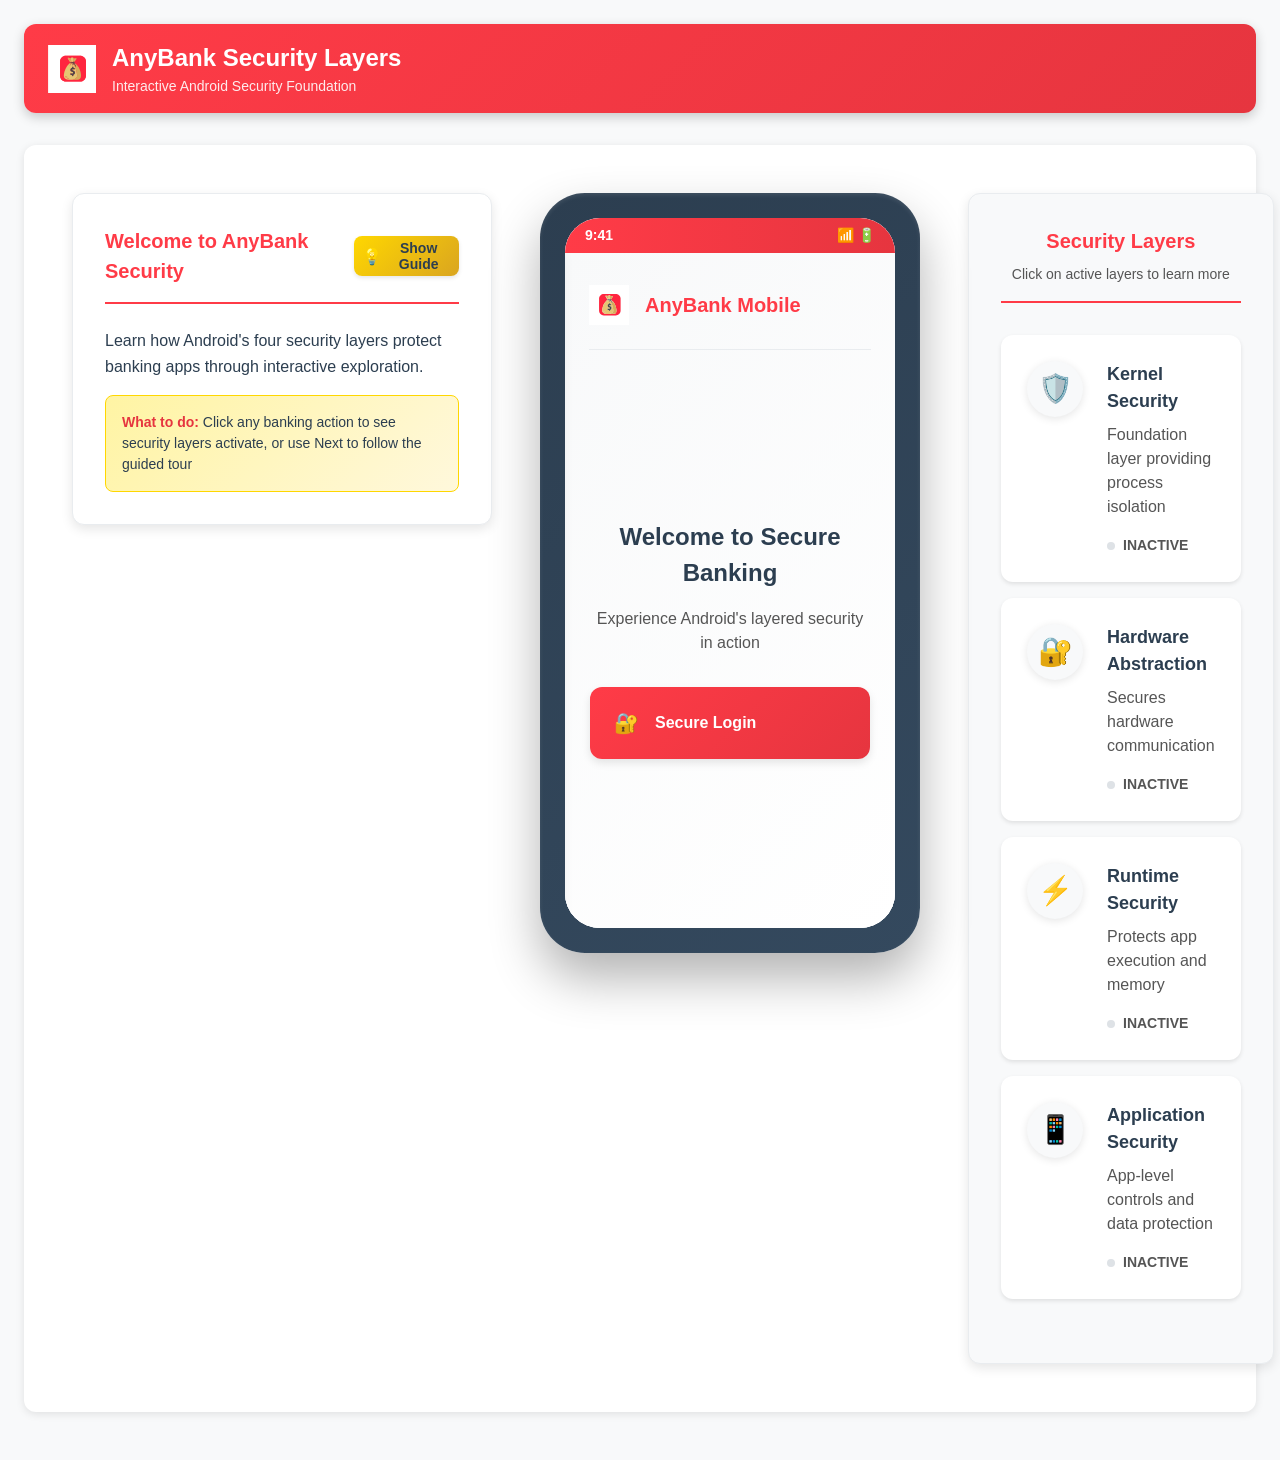
<file: security-layers/index.html>
<!DOCTYPE html>
<html lang="en">
<head>
    <meta charset="UTF-8">
    <meta name="viewport" content="width=device-width, initial-scale=1.0">
    <title>Security Layer Visualization - AnyBank Security</title>
    <link rel="stylesheet" href="styles/main.css">
    <link rel="stylesheet" href="styles/animations.css">
</head>
<body>
    <div class="learning-container">
        <header class="anybank-header">
            <img src="assets/anybank-icon.svg" alt="AnyBank" class="logo">
            <div>
                <h1 class="title">AnyBank Security Layers</h1>
                <p class="subtitle">Interactive Android Security Foundation</p>
            </div>
        </header>
        
        <main class="interaction-content">
            <!-- Welcome/Instructions Panel (Left) -->
            <div class="instruction-panel">
                <div class="instruction-header">
                    <h3 class="instruction-title">Welcome to AnyBank Security - UPDATED</h3>
                    <div class="instruction-controls">
                        <button class="help-toggle-btn" id="help-toggle-btn" aria-label="Toggle detailed guidance">
                            <span class="help-icon">💡</span>
                            <span class="help-text">Show Guide</span>
                        </button>
                    </div>
                </div>
                <div class="instruction-content">
                    <p class="instruction-description">Explore how Android's layered security protects your banking app. Click the Secure Login button to begin your authentic banking experience.</p>
                    <div class="instruction-details">
                        <h4>Android Security Foundation:</h4>
                        <ul>
                            <li>Four distinct security layers protect every banking operation</li>
                            <li>Each layer provides specific protection mechanisms</li>
                            <li>Layers work together to create defense in depth</li>
                            <li>AnyBank leverages all layers for maximum security</li>
                        </ul>
                    </div>
                    <div class="instruction-guidance">
                        <p><strong>What to do:</strong> Click Secure Login to authenticate, then explore banking functions from the dashboard, or use the Next button to continue the guided tour.</p>
                    </div>
                    
                    <!-- Enhanced Help Content (Initially Hidden) -->
                    <div class="detailed-help-content" id="detailed-help-content">
                        <div class="help-section">
                            <h4>🎯 How to Interact</h4>
                            <ul>
                                <li>Start with Secure Login to authenticate and access your account</li>
                                <li>After login, use dashboard actions (Check Balance, Transfer, History) to see security layers</li>
                                <li>Click on active security layer icons (🛡️ 🔐 ⚡ 📱) to learn about their mechanisms</li>
                                <li>Watch the right panel to see which layers are active</li>
                            </ul>
                        </div>
                        <div class="help-section">
                            <h4>🔍 What You'll Learn</h4>
                            <ul>
                                <li><strong>Kernel Security:</strong> Process isolation and access controls</li>
                                <li><strong>Hardware Security:</strong> Biometric and cryptographic protection</li>
                                <li><strong>Runtime Security:</strong> Memory protection and code integrity</li>
                                <li><strong>App Security:</strong> Data encryption and secure storage</li>
                            </ul>
                        </div>
                        <div class="help-section">
                            <h4>💡 Tips for Best Experience</h4>
                            <ul>
                                <li>Start with "Secure Login" to authenticate like a real banking app</li>
                                <li>After login, try different banking actions from the dashboard</li>
                                <li>Watch security layers reset and activate for each screen</li>
                                <li>Click on highlighted layer icons for detailed mechanism explanations</li>
                                <li>Use the guided tour for structured learning progression</li>
                            </ul>
                        </div>
                    </div>
                </div>
            </div>

            <!-- Mobile Phone Device (Center) -->
            <div class="phone-device">
                <div class="phone-frame">
                    <div class="phone-screen">
                        <div class="status-bar">
                            <span class="time">9:41</span>
                            <div class="status-icons">
                                <span>📶 🔋</span>
                            </div>
                        </div>
                        <div class="app-content">
                            <!-- AnyBank app content -->
                            <div class="banking-app-content">
                                <!-- Welcome Screen -->
                                <div class="app-screen active" id="welcome-screen">
                                    <div class="app-header">
                                        <img src="assets/anybank-icon.svg" alt="AnyBank" class="app-logo">
                                        <h2 class="app-title">AnyBank Mobile</h2>
                                    </div>
                                    <div class="app-body">
                                        <div class="welcome-message">
                                            <h3>Welcome to Secure Banking</h3>
                                            <p>Experience Android's layered security in action</p>
                                        </div>
                                        <div class="action-buttons">
                                            <button class="banking-action-btn primary" data-action="login" data-layers="kernel,hal,runtime,app" data-screen="login-screen">
                                                <span class="btn-icon">🔐</span>
                                                <span class="btn-text">Secure Login</span>
                                            </button>
                                        </div>
                                    </div>
                                </div>

                                <!-- Login Screen -->
                                <div class="app-screen" id="login-screen">
                                    <div class="app-header">
                                        <button class="back-btn" data-target="welcome-screen">← Back</button>
                                        <h2 class="app-title">Secure Login</h2>
                                    </div>
                                    <div class="app-body">
                                        <div class="login-form">
                                            <div class="security-indicator">
                                                <span class="security-icon">🛡️</span>
                                                <span class="security-text">Multi-layer security active</span>
                                            </div>
                                            <div class="form-group">
                                                <label for="username">Username</label>
                                                <input type="text" id="username" placeholder="Enter username" readonly value="demo_user">
                                            </div>
                                            <div class="form-group">
                                                <label for="password">Password</label>
                                                <input type="password" id="password" placeholder="Enter password" readonly value="••••••••">
                                            </div>
                                            <div class="authentication-options">
                                                <button class="auth-option-btn" data-action="biometric" data-screen="dashboard-screen">
                                                    <span class="btn-icon">👆</span>
                                                    <span class="btn-text">Use Fingerprint</span>
                                                </button>
                                                <div class="auth-divider">
                                                    <span class="divider-text">OR</span>
                                                </div>
                                                <button class="auth-option-btn" data-action="authenticate" data-screen="dashboard-screen">
                                                    <span class="btn-icon">🔑</span>
                                                    <span class="btn-text">Use Login/Password</span>
                                                </button>
                                            </div>
                                        </div>
                                    </div>
                                </div>

                                <!-- Dashboard Screen -->
                                <div class="app-screen" id="dashboard-screen">
                                    <div class="app-header">
                                        <img src="assets/anybank-icon.svg" alt="AnyBank" class="app-logo">
                                        <h2 class="app-title">Dashboard</h2>
                                        <button class="logout-btn" data-target="welcome-screen">Logout</button>
                                    </div>
                                    <div class="app-body">
                                        <div class="account-summary">
                                            <div class="balance-card">
                                                <h3>Account Balance</h3>
                                                <div class="balance-amount">$12,345.67</div>
                                                <div class="balance-subtitle">Available Balance</div>
                                            </div>
                                        </div>
                                        <div class="quick-actions">
                                            <button class="quick-action-btn" data-action="balance" data-screen="balance-screen">
                                                <span class="btn-icon">💰</span>
                                                <span class="btn-text">View Details</span>
                                            </button>
                                            <button class="quick-action-btn" data-action="transfer" data-screen="transfer-screen">
                                                <span class="btn-icon">💸</span>
                                                <span class="btn-text">Transfer</span>
                                            </button>
                                            <button class="quick-action-btn" data-action="history" data-screen="history-screen">
                                                <span class="btn-icon">📊</span>
                                                <span class="btn-text">History</span>
                                            </button>
                                        </div>
                                    </div>
                                </div>

                                <!-- Balance Screen -->
                                <div class="app-screen" id="balance-screen">
                                    <div class="app-header">
                                        <button class="back-btn" data-target="dashboard-screen">← Back</button>
                                        <h2 class="app-title">Account Balance</h2>
                                    </div>
                                    <div class="app-body">
                                        <div class="balance-details">
                                            <div class="balance-card primary">
                                                <h3>Checking Account</h3>
                                                <div class="balance-amount">$12,345.67</div>
                                                <div class="account-number">****1234</div>
                                            </div>
                                            <div class="balance-card">
                                                <h3>Savings Account</h3>
                                                <div class="balance-amount">$8,901.23</div>
                                                <div class="account-number">****5678</div>
                                            </div>
                                        </div>
                                        <div class="security-notice">
                                            <span class="security-icon">🔒</span>
                                            <span class="security-text">Data encrypted and protected by Android security layers</span>
                                        </div>
                                    </div>
                                </div>

                                <!-- Transfer Screen -->
                                <div class="app-screen" id="transfer-screen">
                                    <div class="app-header">
                                        <button class="back-btn" data-target="dashboard-screen">← Back</button>
                                        <h2 class="app-title">Transfer Funds</h2>
                                    </div>
                                    <div class="app-body">
                                        <div class="transfer-form">
                                            <div class="form-group">
                                                <label for="from-account">From Account</label>
                                                <select id="from-account" disabled>
                                                    <option>Checking ****1234 ($12,345.67)</option>
                                                </select>
                                            </div>
                                            <div class="form-group">
                                                <label for="to-account">To Account</label>
                                                <input type="text" id="to-account" placeholder="Enter recipient" readonly value="John Doe - ****9876">
                                            </div>
                                            <div class="form-group">
                                                <label for="amount">Amount</label>
                                                <input type="text" id="amount" placeholder="$0.00" readonly value="$500.00">
                                            </div>
                                            <div class="security-verification">
                                                <div class="verification-step">
                                                    <span class="step-icon">🛡️</span>
                                                    <span class="step-text">Kernel: Transaction validated</span>
                                                    <span class="step-status">✓</span>
                                                </div>
                                                <div class="verification-step">
                                                    <span class="step-icon">🔐</span>
                                                    <span class="step-text">HAL: Hardware security verified</span>
                                                    <span class="step-status">✓</span>
                                                </div>
                                                <div class="verification-step">
                                                    <span class="step-icon">⚡</span>
                                                    <span class="step-text">Runtime: Memory protection active</span>
                                                    <span class="step-status">✓</span>
                                                </div>
                                                <div class="verification-step">
                                                    <span class="step-icon">📱</span>
                                                    <span class="step-text">App: Encryption applied</span>
                                                    <span class="step-status">✓</span>
                                                </div>
                                            </div>
                                            <button class="banking-action-btn primary" data-action="confirm-transfer">
                                                <span class="btn-icon">✅</span>
                                                <span class="btn-text">Confirm Transfer</span>
                                            </button>
                                        </div>
                                    </div>
                                </div>

                                <!-- History Screen -->
                                <div class="app-screen" id="history-screen">
                                    <div class="app-header">
                                        <button class="back-btn" data-target="dashboard-screen">← Back</button>
                                        <h2 class="app-title">Transaction History</h2>
                                    </div>
                                    <div class="app-body">
                                        <div class="transaction-list">
                                            <div class="transaction-item">
                                                <div class="transaction-icon">💸</div>
                                                <div class="transaction-details">
                                                    <div class="transaction-title">Transfer to John Doe</div>
                                                    <div class="transaction-date">Today, 2:30 PM</div>
                                                </div>
                                                <div class="transaction-amount">-$500.00</div>
                                            </div>
                                            <div class="transaction-item">
                                                <div class="transaction-icon">💰</div>
                                                <div class="transaction-details">
                                                    <div class="transaction-title">Salary Deposit</div>
                                                    <div class="transaction-date">Yesterday, 9:00 AM</div>
                                                </div>
                                                <div class="transaction-amount">+$3,200.00</div>
                                            </div>
                                            <div class="transaction-item">
                                                <div class="transaction-icon">🛒</div>
                                                <div class="transaction-details">
                                                    <div class="transaction-title">Online Purchase</div>
                                                    <div class="transaction-date">Dec 15, 3:45 PM</div>
                                                </div>
                                                <div class="transaction-amount">-$89.99</div>
                                            </div>
                                        </div>
                                    </div>
                                </div>
                            </div>
                            
                            <!-- Security layer detail panel -->
                            <div class="layer-detail-panel" id="layer-detail-panel">
                                <div class="panel-header">
                                    <h3 class="panel-title" id="panel-title">Security Layer Details</h3>
                                    <button class="panel-close" id="panel-close" aria-label="Close panel">&times;</button>
                                </div>
                                <div class="panel-content" id="panel-content">
                                    <!-- Dynamic content will be inserted here -->
                                </div>
                            </div>
                            
                            <!-- Context-sensitive help overlay -->
                            <div class="help-overlay" id="help-overlay">
                                <div class="help-content">
                                    <div class="help-header">
                                        <h3 class="help-title">Interactive Guide</h3>
                                        <button class="help-close" id="help-close" aria-label="Close help">&times;</button>
                                    </div>
                                    <div class="help-body" id="help-body">
                                        <!-- Dynamic help content -->
                                    </div>
                                    <div class="help-footer">
                                        <button class="btn btn-secondary" id="help-prev">← Previous</button>
                                        <span class="help-progress" id="help-progress">1 of 4</span>
                                        <button class="btn btn-primary" id="help-next">Next →</button>
                                    </div>
                                </div>
                            </div>
                            
                            <!-- Remove the floating help button entirely -->
                        </div>
                    </div>
                </div>
            </div>
            
            <!-- Security Layers Information Panel (Right) -->
            <div class="security-layers-info">
                <div class="info-header">
                    <h3>Security Layers</h3>
                    <p>Click on active layers to learn more</p>
                </div>
                
                <div class="layer-status-list">
                    <div class="layer-status-item" data-layer="kernel">
                        <div class="layer-status-icon">🛡️</div>
                        <div class="layer-status-content">
                            <h4>Kernel Security</h4>
                            <p>Foundation layer providing process isolation</p>
                            <div class="layer-status-indicator">
                                <span class="status-dot"></span>
                                <span class="status-text">Inactive</span>
                            </div>
                        </div>
                    </div>
                    
                    <div class="layer-status-item" data-layer="hal">
                        <div class="layer-status-icon">🔐</div>
                        <div class="layer-status-content">
                            <h4>Hardware Abstraction</h4>
                            <p>Secures hardware communication</p>
                            <div class="layer-status-indicator">
                                <span class="status-dot"></span>
                                <span class="status-text">Inactive</span>
                            </div>
                        </div>
                    </div>
                    
                    <div class="layer-status-item" data-layer="runtime">
                        <div class="layer-status-icon">⚡</div>
                        <div class="layer-status-content">
                            <h4>Runtime Security</h4>
                            <p>Protects app execution and memory</p>
                            <div class="layer-status-indicator">
                                <span class="status-dot"></span>
                                <span class="status-text">Inactive</span>
                            </div>
                        </div>
                    </div>
                    
                    <div class="layer-status-item" data-layer="app">
                        <div class="layer-status-icon">📱</div>
                        <div class="layer-status-content">
                            <h4>Application Security</h4>
                            <p>App-level controls and data protection</p>
                            <div class="layer-status-indicator">
                                <span class="status-dot"></span>
                                <span class="status-text">Inactive</span>
                            </div>
                        </div>
                    </div>
                </div>
                

            </div>
        </main>
        

    </div>
    
    <script src="scripts/interaction.js"></script>
</body>
</html>
</file>
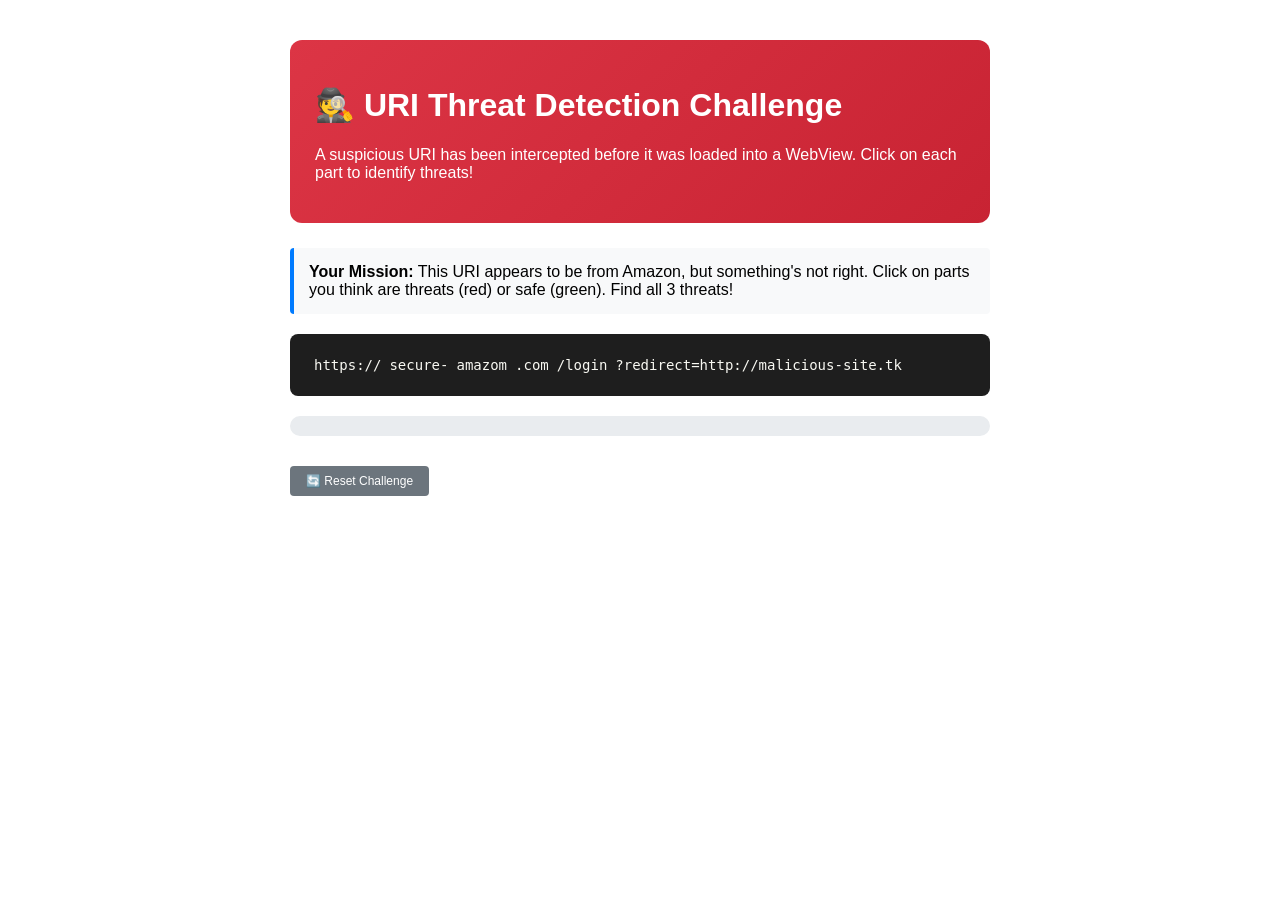
<file: URI-loading-threat-scenario-interactive.html>
<!DOCTYPE html>
<html lang="en">
<head>
    <meta charset="UTF-8">
    <meta name="viewport" content="width=device-width, initial-scale=1.0">
    <title>URI Threat Detection - Interactive Scenario</title>
    <style>
        .container {
            max-width: 700px;
            margin: 20px auto;
            font-family: -apple-system, BlinkMacSystemFont, 'Segoe UI', Roboto, sans-serif;
            padding: 20px;
        }

        .scenario-header {
            background: linear-gradient(135deg, #dc3545, #c82333);
            color: white;
            padding: 25px;
            border-radius: 12px;
            text-align: left;
            margin-bottom: 25px;
        }

        .instruction {
            background: #f8f9fa;
            border-left: 4px solid #007bff;
            padding: 15px;
            margin-bottom: 20px;
            border-radius: 4px;
        }

        .uri-container {
            background: #1e1e1e;
            color: #f8f8f2;
            padding: 20px;
            border-radius: 8px;
            font-family: 'Monaco', 'Menlo', monospace;
            font-size: 14px;
            line-height: 1.6;
            margin-bottom: 20px;
            word-break: break-all;
        }

        .uri-part {
            cursor: pointer;
            padding: 2px 4px;
            border-radius: 3px;
            transition: all 0.2s ease;
            position: relative;
        }

        .uri-part:hover {
            background: rgba(255,255,255,0.1);
        }

        .uri-part.threat {
            background: #dc3545;
            animation: pulse 1s ease-in-out;
        }

        .uri-part.safe {
            background: #28a745;
        }

        @keyframes pulse {
            0%, 100% { opacity: 1; }
            50% { opacity: 0.7; }
        }

        .feedback {
            margin-top: 15px;
            padding: 15px;
            border-radius: 8px;
            display: none;
        }

        .feedback.threat {
            background: #f8d7da;
            border: 1px solid #f5c6cb;
            color: #721c24;
        }

        .feedback.safe {
            background: #d4edda;
            border: 1px solid #c3e6cb;
            color: #155724;
        }

        .progress {
            background: #e9ecef;
            border-radius: 10px;
            height: 20px;
            margin: 20px 0;
            overflow: hidden;
        }

        .progress-bar {
            background: linear-gradient(90deg, #28a745, #20c997);
            height: 100%;
            width: 0%;
            transition: width 0.5s ease;
            display: flex;
            align-items: center;
            justify-content: center;
            color: white;
            font-size: 12px;
            font-weight: bold;
        }

        .mitigation-box {
            background: #d1ecf1;
            border: 1px solid #bee5eb;
            border-radius: 8px;
            padding: 20px;
            margin-top: 20px;
            display: none;
        }

        .reset-btn {
            background: #6c757d;
            color: white;
            border: none;
            padding: 8px 16px;
            border-radius: 4px;
            cursor: pointer;
            font-size: 12px;
            margin-top: 10px;
        }

        .reset-btn:hover {
            background: #5a6268;
        }
    </style>
</head>
<body>
    <div class="container">
        <div class="scenario-header">
            <h1>🕵️ URI Threat Detection Challenge</h1>
            <p>A suspicious URI has been intercepted before it was loaded into a WebView. Click on each part to identify threats!</p>
        </div>

        <div class="instruction">
            <strong>Your Mission:</strong> This URI appears to be from Amazon, but something's not right. Click on parts you think are threats (red) or safe (green). Find all 3 threats!
        </div>

        <div class="uri-container">
            <span class="uri-part" role="button" tabindex="0" aria-label="Analyze HTTPS protocol" data-type="safe" data-info="HTTPS is a secure protocol for web communication">https://</span><span class="uri-part" role="button" tabindex="0" aria-label="Analyze secure subdomain" data-type="threat" data-info="Suspicious subdomain mimicking legitimate service!">secure-</span><span class="uri-part" role="button" tabindex="0" aria-label="Analyze amazom domain" data-type="threat" data-info="Typosquatting - mimics 'amazon.com' to fool users!">amazom</span><span class="uri-part" role="button" tabindex="0" aria-label="Analyze .com extension" data-type="safe" data-info="Standard .com domain extension">.com</span><span class="uri-part" role="button" tabindex="0" aria-label="Analyze login path" data-type="safe" data-info="Normal path structure for login pages">/login</span><span class="uri-part" role="button" tabindex="0" aria-label="Analyze redirect parameter" data-type="threat" data-info="Suspicious redirect parameter to steal credentials!">?redirect=http://malicious-site.tk</span><!--<span class="uri-part" role="button" tabindex="0" aria-label="Analyze token parameter" data-type="threat" data-info="Session hijacking attempt via malicious token!">&token=steal123</span>-->
        </div>

        <div class="progress">
            <div class="progress-bar" id="progressBar" role="progressbar" aria-valuemin="0" aria-valuemax="3" aria-valuenow="0" aria-label="Threats found progress"></div>
        </div>

        <div id="feedback" class="feedback" aria-live="polite"></div>

        <button class="reset-btn" onclick="resetScenario()" aria-label="Reset challenge to start over">🔄 Reset Challenge</button>

        <div class="mitigation-box" id="mitigationBox" aria-hidden="true">
            <h3>🛡️ How to Prevent This Attack</h3>
            <p><strong>URI Validation Requirements:</strong></p>
            <ul>
                <li><strong>Scheme:</strong> Always allow secure schemes (e.g. https://). Scrutinize other protocol usage. Other protocols include javascript://, content://, file://.</li>
                <li><strong>Host:</strong> Validate against whitelist of trusted domains. Be careful of allowing arbitrary subdomains.</li>
                <li><strong>Path:</strong> Sanitize and validate all path components.</li>
                <li><strong>Parameters:</strong> User-provided code or scripts should never be allowed to run.</li>
            </ul>
            <p>Ensure all portions of the URI are validated and not just certain portions.</p>
            <p><em>Result:</em> Credential theft via phishing and code execution are prevented!</p>
        </div>
    </div>

    <script>
        let threatsFound = 0;
        const totalThreats = 3;

        function handleUriClick(event) {
            const part = event.target;
            const type = part.dataset.type;
            const info = part.dataset.info;
            
            if (part.classList.contains('threat') || part.classList.contains('safe')) {
                return; // Already clicked
            }

            const feedback = document.getElementById('feedback');
            
            if (type === 'threat') {
                part.classList.add('threat');
                feedback.className = 'feedback threat';
                feedback.innerHTML = `<strong>⚠️ Threat Detected!</strong><br>${info}`;
                threatsFound++;
            } else {
                part.classList.add('safe');
                feedback.className = 'feedback safe';
                feedback.innerHTML = `<strong>✅ Safe Component</strong><br>${info}`;
            }
            
            feedback.style.display = 'block';
            updateProgress();
            
            if (threatsFound === totalThreats) {
                setTimeout(() => {
                    const mitigationBox = document.getElementById('mitigationBox');
                    mitigationBox.style.display = 'block';
                    mitigationBox.setAttribute('aria-hidden', 'false');
                    feedback.innerHTML = '<strong>🎉 Challenge Complete!</strong><br>You identified all threats! See the mitigation strategies below.';
                }, 1000);
            }
        }

        function updateProgress() {
            const progressBar = document.getElementById('progressBar');
            const percentage = (threatsFound / totalThreats) * 100;
            progressBar.style.width = percentage + '%';
            progressBar.setAttribute('aria-valuenow', threatsFound);
            if (percentage > 0) {
                progressBar.textContent = `${threatsFound}/${totalThreats} Threats Found`;
            } else {
                progressBar.textContent = '';
            }
        }

        function resetScenario() {
            threatsFound = 0;
            document.querySelectorAll('.uri-part').forEach(part => {
                part.classList.remove('threat', 'safe');
            });
            document.getElementById('feedback').style.display = 'none';
            const mitigationBox = document.getElementById('mitigationBox');
            mitigationBox.style.display = 'none';
            mitigationBox.setAttribute('aria-hidden', 'true');
            updateProgress();
        }

        // Add click and keyboard listeners to URI parts
        document.querySelectorAll('.uri-part').forEach(part => {
            part.addEventListener('click', handleUriClick);
            part.addEventListener('keydown', function(event) {
                if (event.key === 'Enter' || event.key === ' ') {
                    event.preventDefault();
                    handleUriClick(event);
                }
            });
        });
        
        // Initialize progress bar
        updateProgress();
    </script>
</body>
</html>
</file>
<file: security-layers/styles/main.css>
/* AnyBank Android Security Interactions - Main CSS Framework */

/* ===== CSS CUSTOM PROPERTIES (VARIABLES) ===== */
:root {
    /* AnyBank Brand Colors */
    --anybank-red: #FF3B47;
    --anybank-gold: #FFD700;
    --anybank-dark-red: #E6353F;
    --anybank-light-gold: #FFF4A3;
    
    /* Security Layer Colors */
    --security-kernel: #009500;
    --security-hal: #0077e4;
    --security-runtime: #7e00e8;
    --security-app: #c80035;
    
    /* UI Colors */
    --background-primary: #F8F9FA;
    --background-secondary: #FFFFFF;
    --text-primary: #2C3E50;
    --text-secondary: #555555;
    --border-light: #E9ECEF;
    --border-medium: #DEE2E6;
    --shadow-light: rgba(0, 0, 0, 0.1);
    --shadow-medium: rgba(0, 0, 0, 0.2);
    --shadow-heavy: rgba(0, 0, 0, 0.3);
    
    /* Typography Scale */
    --font-size-xs: 12px;
    --font-size-sm: 14px;
    --font-size-base: 16px;
    --font-size-lg: 18px;
    --font-size-xl: 20px;
    --font-size-2xl: 24px;
    --font-size-3xl: 28px;
    
    /* Spacing Scale */
    --spacing-xs: 4px;
    --spacing-sm: 8px;
    --spacing-md: 16px;
    --spacing-lg: 24px;
    --spacing-xl: 32px;
    --spacing-2xl: 48px;
    --spacing-3xl: 64px;
    
    /* Border Radius */
    --radius-sm: 4px;
    --radius-md: 8px;
    --radius-lg: 12px;
    --radius-xl: 16px;
    --radius-2xl: 24px;
    
    /* Transitions */
    --transition-fast: 0.15s ease-in-out;
    --transition-normal: 0.3s ease-in-out;
    --transition-slow: 0.5s ease-in-out;
}

/* ===== RESET AND BASE STYLES ===== */
* {
    box-sizing: border-box;
    margin: 0;
    padding: 0;
}

html {
    font-size: 16px;
    line-height: 1.5;
}

body {
    font-family: 'Segoe UI', Tahoma, Geneva, Verdana, sans-serif;
    background-color: var(--background-primary);
    color: var(--text-primary);
    min-height: 100vh;
    overflow-x: hidden;
}

/* ===== TYPOGRAPHY SYSTEM ===== */
.title-large {
    font-size: var(--font-size-3xl);
    font-weight: bold;
    line-height: 1.2;
    color: var(--text-primary);
}

.title-medium {
    font-size: var(--font-size-2xl);
    font-weight: bold;
    line-height: 1.3;
    color: var(--text-primary);
}

.title-small {
    font-size: var(--font-size-xl);
    font-weight: bold;
    line-height: 1.4;
    color: var(--text-primary);
}

.body-large {
    font-size: var(--font-size-base);
    line-height: 1.6;
    color: var(--text-primary);
}

.body-medium {
    font-size: var(--font-size-sm);
    line-height: 1.5;
    color: var(--text-secondary);
}

.caption {
    font-size: var(--font-size-xs);
    line-height: 1.4;
    color: var(--text-secondary);
}

/* ===== LAYOUT COMPONENTS ===== */
.learning-container {
    max-width: 1400px;
    margin: 0 auto;
    padding: var(--spacing-lg);
    min-height: 100vh;
    display: flex;
    flex-direction: column;
}

.anybank-header {
    background: linear-gradient(135deg, var(--anybank-red), var(--anybank-dark-red));
    color: white;
    padding: var(--spacing-md) var(--spacing-lg);
    border-radius: var(--radius-lg);
    margin-bottom: var(--spacing-xl);
    box-shadow: 0 4px 12px var(--shadow-medium);
    display: flex;
    align-items: center;
    gap: var(--spacing-md);
}

.anybank-header .logo {
    width: 48px;
    height: 48px;
    flex-shrink: 0;
}

.anybank-header .title {
    font-size: var(--font-size-2xl);
    font-weight: bold;
    margin: 0;
}

.anybank-header .subtitle {
    font-size: var(--font-size-sm);
    opacity: 0.9;
    margin: 0;
}

.interaction-content {
    flex: 1;
    background: var(--background-secondary);
    border-radius: var(--radius-lg);
    padding: var(--spacing-2xl);
    box-shadow: 0 2px 8px var(--shadow-light);
    margin-bottom: var(--spacing-lg);
    display: grid;
    grid-template-columns: 1fr auto 1fr;
    gap: var(--spacing-2xl);
    align-items: flex-start;
    min-height: 700px;
}



/* ===== RESPONSIVE DESIGN ===== */
@media (max-width: 1024px) {
    .learning-container {
        max-width: 100%;
        padding: var(--spacing-md);
    }
    
    .interaction-content {
        padding: var(--spacing-lg);
    }
}

@media (max-width: 768px) {
    .learning-container {
        padding: var(--spacing-sm);
    }
    
    .anybank-header {
        flex-direction: column;
        text-align: center;
        gap: var(--spacing-sm);
    }
    
    .interaction-content {
        padding: var(--spacing-md);
    }
}

/* ===== PHONE DEVICE COMPONENT ===== */
.phone-device {
    position: relative;
    width: 380px;
    height: 760px;
    flex-shrink: 0;
    perspective: 1000px;
    justify-self: center;
}

.phone-frame {
    width: 100%;
    height: 100%;
    background: linear-gradient(145deg, #2C3E50, #34495E);
    border-radius: 45px;
    padding: 25px;
    box-shadow: 
        0 25px 50px var(--shadow-heavy),
        inset 0 2px 4px rgba(255,255,255,0.1);
    position: relative;
}

.phone-screen {
    width: 100%;
    height: 100%;
    background: var(--background-secondary);
    border-radius: 35px;
    overflow: hidden;
    position: relative;
    box-shadow: inset 0 0 0 1px var(--border-light);
}

.status-bar {
    height: 35px;
    background: linear-gradient(90deg, var(--anybank-red), var(--anybank-dark-red));
    color: white;
    display: flex;
    justify-content: space-between;
    align-items: center;
    padding: 0 20px;
    font-size: var(--font-size-sm);
    font-weight: bold;
}

.app-content {
    height: calc(100% - 35px);
    position: relative;
    overflow: hidden;
}

/* ===== SECURITY LAYER COMPONENTS ===== */
.security-layers {
    position: absolute;
    top: 0;
    left: 0;
    right: 0;
    bottom: 0;
    pointer-events: none;
    z-index: 5;
}

.security-layer {
    position: absolute;
    opacity: 0;
    transition: all 0.8s cubic-bezier(0.4, 0, 0.2, 1);
    cursor: pointer;
    pointer-events: none;
    border-radius: var(--radius-lg);
    border: 2px solid transparent;
    background: transparent;
}

.security-layer.active {
    opacity: 1;
    pointer-events: auto;
    border-width: 2px;
    border-style: solid;
}

.security-layer.interactive:hover {
    transform: scale(1.01);
    box-shadow: 0 0 10px rgba(255,255,255,0.5);
}

.kernel-layer {
    top: -10px;
    left: -10px;
    right: -10px;
    bottom: -10px;
}

.kernel-layer.active {
    border-color: var(--security-kernel);
    box-shadow: 0 0 0 1px var(--security-kernel);
}

.hal-layer {
    top: 10px;
    left: 10px;
    right: 10px;
    bottom: 10px;
}

.hal-layer.active {
    border-color: var(--security-hal);
    box-shadow: 0 0 0 1px var(--security-hal);
}

.runtime-layer {
    top: 30px;
    left: 30px;
    right: 30px;
    bottom: 30px;
}

.runtime-layer.active {
    border-color: var(--security-runtime);
    box-shadow: 0 0 0 1px var(--security-runtime);
}

.app-layer {
    top: 50px;
    left: 50px;
    right: 50px;
    bottom: 50px;
}

.app-layer.active {
    border-color: var(--security-app);
    box-shadow: 0 0 0 1px var(--security-app);
}

.layer-icon {
    font-size: var(--font-size-sm);
}

.layer-label {
    font-weight: 600;
    color: var(--text-primary);
}

.layer-content {
    position: absolute;
    top: 5px;
    right: 5px;
    display: flex;
    align-items: center;
    gap: var(--spacing-xs);
    background: rgba(255, 255, 255, 0.9);
    padding: var(--spacing-xs) var(--spacing-sm);
    border-radius: var(--radius-sm);
    font-size: var(--font-size-xs);
    opacity: 0;
    transition: opacity var(--transition-normal);
    pointer-events: none;
    box-shadow: 0 2px 4px var(--shadow-light);
}

.security-layer.active .layer-content {
    opacity: 1;
    pointer-events: auto;
}

/* ===== BANKING APP COMPONENTS ===== */
.banking-app-content {
    height: 100%;
    position: relative;
    background: linear-gradient(135deg, #f8f9fa 0%, #ffffff 100%);
    z-index: 10;
}

.app-screen {
    position: absolute;
    top: 0;
    left: 0;
    right: 0;
    bottom: 0;
    display: flex;
    flex-direction: column;
    padding: var(--spacing-xl) var(--spacing-lg);
    background: linear-gradient(135deg, #f8f9fa 0%, #ffffff 100%);
    box-sizing: border-box;
    opacity: 0;
    transform: translateX(100%);
    transition: all var(--transition-normal);
    pointer-events: none;
}

.app-screen.active,
.app-screen#welcome-screen {
    opacity: 1;
    transform: translateX(0);
    pointer-events: auto;
}

.app-screen.exiting {
    opacity: 0;
    transform: translateX(-100%);
}

.app-screen.exiting {
    opacity: 0;
    transform: translateX(-100%);
}

.app-header {
    display: flex;
    align-items: center;
    gap: var(--spacing-md);
    padding-bottom: var(--spacing-lg);
    border-bottom: 1px solid var(--border-light);
    margin-bottom: var(--spacing-xl);
}

.app-logo {
    width: 40px;
    height: 40px;
}

.app-title {
    font-size: var(--font-size-xl);
    font-weight: bold;
    color: var(--anybank-red);
    margin: 0;
}

.app-body {
    flex: 1;
    display: flex;
    flex-direction: column;
    justify-content: center;
    align-items: center;
    gap: var(--spacing-xl);
}

.welcome-message {
    text-align: center;
}

.welcome-message h3 {
    font-size: var(--font-size-2xl);
    color: var(--text-primary);
    margin-bottom: var(--spacing-md);
}

.welcome-message p {
    font-size: var(--font-size-base);
    color: var(--text-secondary);
}

.action-buttons {
    display: flex;
    flex-direction: column;
    gap: var(--spacing-lg);
    width: 100%;
    max-width: 280px;
}

.banking-action-btn {
    display: flex;
    align-items: center;
    gap: var(--spacing-md);
    padding: var(--spacing-lg);
    background: linear-gradient(135deg, var(--anybank-red), var(--anybank-dark-red));
    color: white;
    border: none;
    border-radius: var(--radius-lg);
    font-size: var(--font-size-base);
    font-weight: 600;
    cursor: pointer;
    transition: all var(--transition-fast);
    box-shadow: 0 4px 8px var(--shadow-light);
}

.banking-action-btn:hover {
    transform: translateY(-2px);
    box-shadow: 0 6px 12px var(--shadow-medium);
}

.banking-action-btn:active {
    transform: translateY(0);
}

.banking-action-btn.processing {
    background: linear-gradient(135deg, #6c757d, #5a6268);
    cursor: not-allowed;
}

.banking-action-btn.complete {
    background: linear-gradient(135deg, #28a745, #20c997);
}

.btn-icon {
    font-size: var(--font-size-xl);
}

.btn-text {
    flex: 1;
    text-align: left;
}

/* ===== LAYER DETAIL PANEL ===== */
.layer-detail-panel {
    position: absolute;
    top: 0;
    left: -335px; /* Start off-screen to the left */
    width: 335px; /* Full phone screen width */
    height: 100%;
    background: var(--background-secondary);
    border-left: 1px solid var(--border-light);
    box-shadow: -4px 0 12px var(--shadow-light);
    transition: left var(--transition-normal); /* Animate left instead of right */
    z-index: 10;
    overflow-y: auto;
    display: flex;
    flex-direction: column;
}

.layer-detail-panel.open {
    left: -1px; /* Almost flush with the left edge for full coverage */
}

.panel-header {
    display: flex;
    justify-content: space-between;
    align-items: center;
    padding: var(--spacing-md);
    border-bottom: 1px solid var(--border-light);
    background: var(--anybank-red);
    color: white;
}

.panel-title {
    font-size: var(--font-size-base);
    font-weight: bold;
    margin: 0;
}

.panel-close {
    background: none;
    border: none;
    color: white;
    font-size: var(--font-size-xl);
    cursor: pointer;
    padding: 0;
    width: 24px;
    height: 24px;
    display: flex;
    align-items: center;
    justify-content: center;
    border-radius: var(--radius-sm);
    transition: background-color var(--transition-fast);
}

.panel-close:hover {
    background: rgba(255, 255, 255, 0.2);
}

.panel-content {
    flex: 1;
    padding: var(--spacing-md);
}

.layer-info {
    margin-bottom: var(--spacing-lg);
}

.layer-info h4 {
    font-size: var(--font-size-base);
    color: var(--text-primary);
    margin-bottom: var(--spacing-sm);
    display: flex;
    align-items: center;
    gap: var(--spacing-sm);
}

.layer-info p {
    font-size: var(--font-size-sm);
    color: var(--text-secondary);
    line-height: 1.5;
    margin-bottom: var(--spacing-md);
}

.layer-mechanisms {
    margin-bottom: var(--spacing-lg);
}

.layer-mechanisms h5 {
    font-size: var(--font-size-sm);
    font-weight: bold;
    color: var(--text-primary);
    margin-bottom: var(--spacing-sm);
}

.layer-mechanisms ul {
    list-style: none;
    padding: 0;
    margin: 0;
}

.layer-mechanisms li {
    font-size: var(--font-size-xs);
    color: var(--text-secondary);
    padding: var(--spacing-xs) 0;
    border-bottom: 1px solid var(--border-light);
    position: relative;
    padding-left: var(--spacing-md);
}

.layer-mechanisms li:before {
    content: "•";
    color: var(--anybank-red);
    position: absolute;
    left: 0;
}

.banking-examples {
    background: var(--background-primary);
    padding: var(--spacing-md);
    border-radius: var(--radius-md);
    border-left: 4px solid var(--anybank-gold);
}

.banking-examples h5 {
    font-size: var(--font-size-sm);
    font-weight: bold;
    color: var(--text-primary);
    margin-bottom: var(--spacing-sm);
}

.banking-examples ul {
    list-style: none;
    padding: 0;
    margin: 0;
}

.banking-examples li {
    font-size: var(--font-size-xs);
    color: var(--text-secondary);
    padding: var(--spacing-xs) 0;
    position: relative;
    padding-left: var(--spacing-md);
}

.banking-examples li:before {
    content: "💰";
    position: absolute;
    left: 0;
}

/* ===== BANKING SCREEN TRANSITIONS ===== */
/* Screen transitions are now handled in the main .app-screen definition above */

/* ===== ENHANCED BANKING UI COMPONENTS ===== */
.back-btn, .logout-btn {
    background: none;
    border: none;
    color: var(--anybank-red);
    font-size: var(--font-size-sm);
    font-weight: 600;
    cursor: pointer;
    padding: var(--spacing-xs) var(--spacing-sm);
    border-radius: var(--radius-sm);
    transition: background-color var(--transition-fast);
}

.back-btn:hover, .logout-btn:hover {
    background: rgba(255, 59, 71, 0.1);
}

.login-form {
    width: 100%;
    max-width: 240px;
    display: flex;
    flex-direction: column;
    gap: var(--spacing-md);
}

.security-indicator {
    display: flex;
    align-items: center;
    gap: var(--spacing-sm);
    padding: var(--spacing-sm);
    background: rgba(0, 149, 0, 0.1);
    border: 1px solid var(--security-kernel);
    border-radius: var(--radius-md);
    margin-bottom: var(--spacing-md);
}

.security-icon {
    font-size: var(--font-size-base);
}

.security-text {
    font-size: var(--font-size-xs);
    color: var(--security-kernel);
    font-weight: 600;
}

.form-group {
    display: flex;
    flex-direction: column;
    gap: var(--spacing-xs);
}

.form-group label {
    font-size: var(--font-size-xs);
    font-weight: 600;
    color: var(--text-primary);
}

.form-group input, .form-group select {
    padding: var(--spacing-sm);
    border: 1px solid var(--border-medium);
    border-radius: var(--radius-sm);
    font-size: var(--font-size-sm);
    background: var(--background-secondary);
    color: var(--text-primary);
}

.form-group input:focus, .form-group select:focus {
    outline: none;
    border-color: var(--anybank-red);
    box-shadow: 0 0 0 2px rgba(255, 59, 71, 0.2);
}

.biometric-section {
    display: flex;
    justify-content: center;
    margin: var(--spacing-md) 0;
}

.biometric-btn {
    display: flex;
    align-items: center;
    gap: var(--spacing-sm);
    padding: var(--spacing-sm) var(--spacing-md);
    background: linear-gradient(135deg, var(--security-hal), #0066cc);
    color: white;
    border: none;
    border-radius: var(--radius-md);
    font-size: var(--font-size-sm);
    cursor: pointer;
    transition: all var(--transition-fast);
}

.biometric-btn:hover {
    transform: translateY(-1px);
    box-shadow: 0 4px 8px var(--shadow-medium);
}

/* Authentication Options Styling */
.authentication-options {
    display: flex;
    flex-direction: column;
    gap: var(--spacing-md);
    margin: var(--spacing-lg) 0;
    align-items: center;
}

.auth-option-btn {
    display: flex;
    align-items: center;
    justify-content: center;
    gap: var(--spacing-sm);
    padding: var(--spacing-md) var(--spacing-lg);
    background: linear-gradient(135deg, var(--security-hal), #0066cc);
    color: white;
    border: none;
    border-radius: var(--radius-md);
    font-size: var(--font-size-base);
    font-weight: 500;
    cursor: pointer;
    transition: all var(--transition-fast);
    min-width: 200px;
    box-shadow: 0 2px 8px var(--shadow-light);
}

.auth-option-btn:hover {
    transform: translateY(-1px);
    box-shadow: 0 4px 12px var(--shadow-medium);
    background: linear-gradient(135deg, #0088ff, #0066cc);
}

.auth-option-btn:active {
    transform: translateY(0);
    box-shadow: 0 2px 6px var(--shadow-light);
}

.auth-option-btn:disabled {
    opacity: 0.7;
    cursor: not-allowed;
    transform: none;
}

.auth-option-btn .btn-icon {
    font-size: var(--font-size-lg);
}

.auth-option-btn .btn-text {
    font-weight: 500;
}

.auth-divider {
    display: flex;
    align-items: center;
    margin: var(--spacing-sm) 0;
    color: var(--text-secondary);
    font-size: var(--font-size-sm);
    font-weight: 500;
}

.divider-text {
    padding: 0 var(--spacing-md);
    background: var(--background-secondary);
    position: relative;
}

.divider-text::before {
    content: '';
    position: absolute;
    top: 50%;
    left: -50px;
    right: -50px;
    height: 1px;
    background: var(--border-medium);
    z-index: -1;
}

.account-summary {
    margin-bottom: var(--spacing-xl);
}

.balance-card {
    background: linear-gradient(135deg, var(--anybank-red), var(--anybank-dark-red));
    color: white;
    padding: var(--spacing-lg);
    border-radius: var(--radius-lg);
    text-align: center;
    box-shadow: 0 4px 12px var(--shadow-medium);
    margin-bottom: var(--spacing-md);
}

.balance-card.primary {
    background: linear-gradient(135deg, var(--anybank-red), var(--anybank-dark-red));
}

.balance-card h3 {
    font-size: var(--font-size-sm);
    margin-bottom: var(--spacing-sm);
    opacity: 0.9;
}

.balance-amount {
    font-size: var(--font-size-3xl);
    font-weight: bold;
    margin-bottom: var(--spacing-xs);
}

.balance-subtitle, .account-number {
    font-size: var(--font-size-xs);
    opacity: 0.8;
}

.quick-actions {
    display: flex;
    flex-direction: column;
    gap: var(--spacing-sm);
}

.quick-action-btn {
    display: flex;
    align-items: center;
    gap: var(--spacing-sm);
    padding: var(--spacing-md);
    background: var(--background-secondary);
    border: 1px solid var(--border-medium);
    border-radius: var(--radius-md);
    font-size: var(--font-size-sm);
    cursor: pointer;
    transition: all var(--transition-fast);
    text-align: left;
}

.quick-action-btn:hover {
    border-color: var(--anybank-red);
    background: rgba(255, 59, 71, 0.05);
}

.balance-details {
    display: flex;
    flex-direction: column;
    gap: var(--spacing-md);
    margin-bottom: var(--spacing-lg);
}

.balance-details .balance-card {
    background: var(--background-secondary);
    color: var(--text-primary);
    border: 1px solid var(--border-medium);
}

.balance-details .balance-card.primary {
    background: linear-gradient(135deg, var(--anybank-red), var(--anybank-dark-red));
    color: white;
    border: none;
}

.security-notice {
    display: flex;
    align-items: center;
    gap: var(--spacing-sm);
    padding: var(--spacing-sm);
    background: rgba(0, 149, 0, 0.1);
    border: 1px solid var(--security-kernel);
    border-radius: var(--radius-md);
    font-size: var(--font-size-xs);
}

.transfer-form {
    width: 100%;
    display: flex;
    flex-direction: column;
    gap: var(--spacing-md);
}

.security-verification {
    background: var(--background-primary);
    padding: var(--spacing-md);
    border-radius: var(--radius-md);
    border: 1px solid var(--border-light);
    margin: var(--spacing-md) 0;
}

.verification-step {
    display: flex;
    align-items: center;
    gap: var(--spacing-sm);
    padding: var(--spacing-xs) 0;
    font-size: var(--font-size-xs);
}

.step-icon {
    width: 20px;
    text-align: center;
}

.step-text {
    flex: 1;
    color: var(--text-secondary);
}

.step-status {
    color: var(--security-kernel);
    font-weight: bold;
}

.transaction-list {
    display: flex;
    flex-direction: column;
    gap: var(--spacing-sm);
}

.transaction-item {
    display: flex;
    align-items: center;
    gap: var(--spacing-sm);
    padding: var(--spacing-md);
    background: var(--background-secondary);
    border: 1px solid var(--border-light);
    border-radius: var(--radius-md);
}

.transaction-icon {
    width: 32px;
    height: 32px;
    display: flex;
    align-items: center;
    justify-content: center;
    background: var(--background-primary);
    border-radius: 50%;
    font-size: var(--font-size-base);
}

.transaction-details {
    flex: 1;
}

.transaction-title {
    font-size: var(--font-size-sm);
    font-weight: 600;
    color: var(--text-primary);
    margin-bottom: var(--spacing-xs);
}

.transaction-date {
    font-size: var(--font-size-xs);
    color: var(--text-secondary);
}

.transaction-amount {
    font-size: var(--font-size-sm);
    font-weight: bold;
}

.transaction-amount:contains('+') {
    color: var(--security-kernel);
}

.transaction-amount:contains('-') {
    color: var(--anybank-red);
}

/* ===== INSTRUCTION PANEL ENHANCEMENTS ===== */
.instruction-header {
    display: flex;
    justify-content: space-between;
    align-items: center;
    margin-bottom: var(--spacing-lg);
    padding-bottom: var(--spacing-md);
    border-bottom: 2px solid var(--anybank-red);
}

.instruction-controls {
    display: flex;
    gap: var(--spacing-sm);
}

.help-toggle-btn {
    display: flex;
    align-items: center;
    gap: var(--spacing-xs);
    padding: var(--spacing-xs) var(--spacing-sm);
    background: linear-gradient(135deg, var(--anybank-gold), #DAA520);
    color: var(--text-primary);
    border: none;
    border-radius: var(--radius-md);
    font-size: var(--font-size-sm);
    font-weight: 600;
    cursor: pointer;
    transition: all var(--transition-fast);
    box-shadow: 0 2px 4px var(--shadow-light);
}

.help-toggle-btn:hover {
    transform: translateY(-1px);
    box-shadow: 0 4px 8px var(--shadow-medium);
}

.help-toggle-btn.active {
    background: linear-gradient(135deg, var(--anybank-red), var(--anybank-dark-red));
    color: white;
}

.help-toggle-btn .help-icon {
    font-size: var(--font-size-base);
}

.detailed-help-content {
    margin-top: var(--spacing-lg);
    padding-top: var(--spacing-lg);
    border-top: 1px solid var(--border-light);
    background: rgba(255, 215, 0, 0.05);
    border-radius: var(--radius-md);
    padding: var(--spacing-lg);
    display: none;
    animation: slideDown var(--transition-normal) ease-out;
}

.detailed-help-content.active {
    display: block;
}

.help-section {
    margin-bottom: var(--spacing-lg);
}

.help-section:last-child {
    margin-bottom: 0;
}

.help-section h4 {
    color: var(--anybank-red);
    font-size: var(--font-size-base);
    margin-bottom: var(--spacing-sm);
    display: flex;
    align-items: center;
    gap: var(--spacing-xs);
}

.help-section ul {
    list-style: none;
    padding-left: 0;
}

.help-section li {
    padding: var(--spacing-xs) 0;
    padding-left: var(--spacing-lg);
    position: relative;
    line-height: 1.4;
}

.help-section li::before {
    content: "→";
    position: absolute;
    left: 0;
    color: var(--anybank-red);
    font-weight: bold;
}

.help-section li strong {
    color: var(--anybank-red);
}

@keyframes slideDown {
    from {
        opacity: 0;
        transform: translateY(-10px);
    }
    to {
        opacity: 1;
        transform: translateY(0);
    }
}

/* ===== HELP SYSTEM COMPONENTS (REMOVE FLOATING BUTTON) ===== */
.help-overlay {
    position: fixed;
    top: 0;
    left: 0;
    right: 0;
    bottom: 0;
    background: rgba(0, 0, 0, 0.8);
    display: flex;
    align-items: center;
    justify-content: center;
    z-index: 1000;
    opacity: 0;
    visibility: hidden;
    transition: all var(--transition-normal);
}

.help-overlay.active {
    opacity: 1;
    visibility: visible;
}

.help-content {
    background: var(--background-secondary);
    border-radius: var(--radius-lg);
    box-shadow: 0 8px 32px var(--shadow-heavy);
    width: 90%;
    max-width: 500px;
    max-height: 80vh;
    display: flex;
    flex-direction: column;
    transform: scale(0.9);
    transition: transform var(--transition-normal);
}

.help-overlay.active .help-content {
    transform: scale(1);
}

.help-header {
    display: flex;
    justify-content: space-between;
    align-items: center;
    padding: var(--spacing-md) var(--spacing-lg);
    border-bottom: 1px solid var(--border-light);
    background: var(--anybank-red);
    color: white;
    border-radius: var(--radius-lg) var(--radius-lg) 0 0;
}

.help-title {
    font-size: var(--font-size-lg);
    font-weight: bold;
    margin: 0;
}

.help-close {
    background: none;
    border: none;
    color: white;
    font-size: var(--font-size-xl);
    cursor: pointer;
    padding: 0;
    width: 32px;
    height: 32px;
    display: flex;
    align-items: center;
    justify-content: center;
    border-radius: var(--radius-sm);
    transition: background-color var(--transition-fast);
}

.help-close:hover {
    background: rgba(255, 255, 255, 0.2);
}

.help-body {
    flex: 1;
    padding: var(--spacing-lg);
    overflow-y: auto;
}

.help-footer {
    display: flex;
    justify-content: space-between;
    align-items: center;
    padding: var(--spacing-md) var(--spacing-lg);
    border-top: 1px solid var(--border-light);
    background: var(--background-primary);
    border-radius: 0 0 var(--radius-lg) var(--radius-lg);
}

.help-progress {
    font-size: var(--font-size-sm);
    color: var(--text-secondary);
    font-weight: 600;
}

/* Remove floating help button styles - no longer needed */

/* ===== SECURITY LAYERS INFORMATION PANEL ===== */
.security-layers-info {
    min-width: auto;
    max-width: 500px;
    background: var(--background-primary);
    border-radius: var(--radius-lg);
    padding: var(--spacing-xl);
    border: 1px solid var(--border-light);
    height: fit-content;
    box-shadow: 0 4px 12px var(--shadow-light);
}

.info-header {
    text-align: center;
    margin-bottom: var(--spacing-xl);
    padding-bottom: var(--spacing-md);
    border-bottom: 2px solid var(--anybank-red);
}

.info-header h3 {
    font-size: var(--font-size-xl);
    color: var(--anybank-red);
    margin-bottom: var(--spacing-sm);
}

.info-header p {
    font-size: var(--font-size-sm);
    color: var(--text-secondary);
    margin: 0;
}

.layer-status-list {
    display: flex;
    flex-direction: column;
    gap: var(--spacing-md);
    margin-bottom: var(--spacing-xl);
}

.layer-status-item {
    display: flex;
    align-items: flex-start;
    gap: var(--spacing-lg);
    padding: var(--spacing-lg);
    background: var(--background-secondary);
    border-radius: var(--radius-lg);
    border: 2px solid transparent;
    transition: all var(--transition-normal);
    cursor: pointer;
    box-shadow: 0 2px 4px var(--shadow-light);
}

.layer-status-item:hover {
    border-color: var(--border-medium);
    box-shadow: 0 2px 8px var(--shadow-light);
}

.layer-status-item.active {
    border-color: var(--anybank-red);
    background: rgba(255, 59, 71, 0.05);
}

.layer-status-item[data-layer="kernel"].active {
    border-color: var(--security-kernel);
    background: rgba(0, 149, 0, 0.05);
}

.layer-status-item[data-layer="hal"].active {
    border-color: var(--security-hal);
    background: rgba(0, 119, 228, 0.05);
}

.layer-status-item[data-layer="runtime"].active {
    border-color: var(--security-runtime);
    background: rgba(126, 0, 232, 0.05);
}

.layer-status-item[data-layer="app"].active {
    border-color: var(--security-app);
    background: rgba(200, 0, 53, 0.05);
}

.layer-status-icon {
    font-size: var(--font-size-3xl);
    width: 56px;
    height: 56px;
    display: flex;
    align-items: center;
    justify-content: center;
    background: var(--background-primary);
    border-radius: 50%;
    flex-shrink: 0;
    box-shadow: 0 2px 8px var(--shadow-light);
}

.layer-status-content {
    flex: 1;
}

.layer-status-content h4 {
    font-size: var(--font-size-lg);
    color: var(--text-primary);
    margin-bottom: var(--spacing-sm);
    font-weight: bold;
}

.layer-status-content p {
    font-size: var(--font-size-base);
    color: var(--text-secondary);
    margin-bottom: var(--spacing-md);
    line-height: 1.5;
}

.layer-status-indicator {
    display: flex;
    align-items: center;
    gap: var(--spacing-sm);
}

.status-dot {
    width: 12px;
    height: 12px;
    border-radius: 50%;
    background: var(--border-medium);
    transition: background-color var(--transition-fast);
}

.layer-status-item.active .status-dot {
    background: var(--security-kernel);
}

.layer-status-item[data-layer="hal"].active .status-dot {
    background: var(--security-hal);
}

.layer-status-item[data-layer="runtime"].active .status-dot {
    background: var(--security-runtime);
}

.layer-status-item[data-layer="app"].active .status-dot {
    background: var(--security-app);
}

.status-text {
    font-size: var(--font-size-sm);
    font-weight: 600;
    color: var(--text-secondary);
    text-transform: uppercase;
}

.layer-status-item.active .status-text {
    color: var(--text-primary);
}

/* Processing state styles */
.layer-status-item.processing {
    border-color: #FFA500;
    background: rgba(255, 165, 0, 0.05);
    animation: processing-pulse 1.5s ease-in-out infinite;
}

.layer-status-item.processing .status-dot {
    background: #FFA500;
    animation: processing-dot 1s ease-in-out infinite;
}

.layer-status-item.processing .status-text {
    color: #FF8C00;
    font-weight: 600;
}

@keyframes processing-pulse {
    0%, 100% {
        box-shadow: 0 2px 8px var(--shadow-light);
    }
    50% {
        box-shadow: 0 4px 16px rgba(255, 165, 0, 0.3);
    }
}

@keyframes processing-dot {
    0%, 100% {
        transform: scale(1);
        opacity: 1;
    }
    50% {
        transform: scale(1.2);
        opacity: 0.7;
    }
}

.interaction-instructions {
    background: var(--background-secondary);
    border-radius: var(--radius-lg);
    padding: var(--spacing-lg);
    border-left: 4px solid var(--anybank-gold);
    box-shadow: 0 2px 8px var(--shadow-light);
}

.interaction-instructions h4 {
    font-size: var(--font-size-lg);
    color: var(--text-primary);
    margin-bottom: var(--spacing-md);
    display: flex;
    align-items: center;
    gap: var(--spacing-sm);
    font-weight: bold;
}

.interaction-instructions h4:before {
    content: "💡";
    font-size: var(--font-size-lg);
}

.interaction-instructions ol {
    margin: 0;
    padding-left: var(--spacing-lg);
}

.interaction-instructions li {
    font-size: var(--font-size-base);
    color: var(--text-secondary);
    margin-bottom: var(--spacing-sm);
    line-height: 1.5;
}

/* ===== RESPONSIVE ADJUSTMENTS ===== */
@media (max-width: 1200px) {
    .learning-container {
        max-width: 100%;
        padding: var(--spacing-md);
    }
    
    .interaction-content {
        padding: var(--spacing-xl);
        gap: var(--spacing-xl);
        grid-template-columns: 1fr auto 1fr;
    }
    
    .phone-device {
        width: 340px;
        height: 680px;
    }
    
    .security-layers-info,
    .instruction-panel {
        min-width: auto;
        max-width: 450px;
    }
}

@media (max-width: 1024px) {
    .interaction-content {
        display: flex;
        flex-direction: column;
        align-items: center;
        padding: var(--spacing-lg);
        gap: var(--spacing-xl);
    }
    
    .phone-device {
        width: 360px;
        height: 720px;
        order: 2;
    }
    
    .instruction-panel {
        order: 1;
        max-width: 100%;
        width: 100%;
        min-width: auto;
    }
    
    .security-layers-info {
        order: 3;
        max-width: 100%;
        width: 100%;
        min-width: auto;
    }
}

@media (max-width: 768px) {
    .learning-container {
        padding: var(--spacing-sm);
    }
    
    .anybank-header {
        flex-direction: column;
        text-align: center;
        gap: var(--spacing-sm);
        padding: var(--spacing-md);
    }
    
    .interaction-content {
        padding: var(--spacing-md);
        gap: var(--spacing-lg);
    }
    
    .phone-device {
        width: 300px;
        height: 600px;
    }
    
    .phone-frame {
        padding: 15px;
        border-radius: 30px;
    }
    
    .phone-screen {
        border-radius: 25px;
    }
    
    .layer-status-item {
        flex-direction: column;
        text-align: center;
        padding: var(--spacing-md);
        gap: var(--spacing-md);
    }
    
    .layer-status-icon {
        align-self: center;
        width: 48px;
        height: 48px;
        font-size: var(--font-size-2xl);
    }
    
    .controls {
        flex-direction: column;
        gap: var(--spacing-sm);
    }
}
.security-status-indicator {
    position: absolute;
    top: var(--spacing-md);
    left: var(--spacing-md);
    background: rgba(255, 255, 255, 0.95);
    border-radius: var(--radius-md);
    padding: var(--spacing-sm);
    box-shadow: 0 2px 8px var(--shadow-light);
    z-index: 20;
    min-width: 120px;
}

.status-header {
    font-size: var(--font-size-xs);
    font-weight: bold;
    color: var(--text-primary);
    margin-bottom: var(--spacing-xs);
    text-align: center;
    border-bottom: 1px solid var(--border-light);
    padding-bottom: var(--spacing-xs);
}

.status-layers {
    display: flex;
    flex-direction: column;
    gap: var(--spacing-xs);
}

.status-layer {
    display: flex;
    align-items: center;
    gap: var(--spacing-xs);
    padding: var(--spacing-xs);
    border-radius: var(--radius-sm);
    transition: background-color var(--transition-fast);
    cursor: pointer;
}

.status-layer:hover {
    background: var(--background-primary);
}

.status-layer.active {
    background: rgba(0, 149, 0, 0.1);
}

.status-icon {
    font-size: var(--font-size-sm);
    width: 16px;
    text-align: center;
}

.status-label {
    font-size: var(--font-size-xs);
    font-weight: 600;
    color: var(--text-secondary);
    flex: 1;
}

.status-layer.active .status-label {
    color: var(--text-primary);
}

.status-dot {
    width: 8px;
    height: 8px;
    border-radius: 50%;
    background: var(--border-medium);
    transition: background-color var(--transition-fast);
}

.status-layer.active .status-dot {
    background: var(--security-kernel);
}

.status-layer[data-layer="hal"].active .status-dot {
    background: var(--security-hal);
}

.status-layer[data-layer="runtime"].active .status-dot {
    background: var(--security-runtime);
}

.status-layer[data-layer="app"].active .status-dot {
    background: var(--security-app);
}

/* Enhanced properties for layer detail panel are merged above */

/* Duplicate panel-content and layer-info rules removed - consolidated above */

.expandable-section {
    margin-bottom: var(--spacing-lg);
}

.section-header {
    display: flex;
    justify-content: space-between;
    align-items: center;
    padding: var(--spacing-sm) 0;
    cursor: pointer;
    border-bottom: 1px solid var(--border-light);
    transition: all var(--transition-fast);
}

.section-header:hover {
    background: var(--background-primary);
    margin: 0 calc(-1 * var(--spacing-md));
    padding-left: var(--spacing-md);
    padding-right: var(--spacing-md);
}

.section-title {
    font-size: var(--font-size-sm);
    font-weight: bold;
    color: var(--text-primary);
    margin: 0;
}

.section-toggle {
    font-size: var(--font-size-sm);
    color: var(--anybank-red);
    transition: transform var(--transition-fast);
}

.expandable-section.expanded .section-toggle {
    transform: rotate(180deg);
}

.section-content {
    max-height: 0;
    overflow: hidden;
    transition: max-height var(--transition-normal);
}

.expandable-section.expanded .section-content {
    max-height: 500px;
    padding-top: var(--spacing-md);
}

/* Duplicate banking-examples and layer-mechanisms rules removed - consolidated above */

.security-tip {
    background: rgba(0, 149, 0, 0.1);
    border: 1px solid var(--security-kernel);
    border-radius: var(--radius-md);
    padding: var(--spacing-md);
    margin: var(--spacing-md) 0;
}

.security-tip h6 {
    font-size: var(--font-size-sm);
    font-weight: bold;
    color: var(--security-kernel);
    margin-bottom: var(--spacing-sm);
    display: flex;
    align-items: center;
    gap: var(--spacing-xs);
}

.security-tip p {
    font-size: var(--font-size-xs);
    color: var(--text-secondary);
    margin: 0;
    line-height: 1.4;
}

.layer-interaction-guide {
    background: var(--background-primary);
    border-radius: var(--radius-md);
    padding: var(--spacing-md);
    margin-top: var(--spacing-md);
}

.layer-interaction-guide h6 {
    font-size: var(--font-size-sm);
    font-weight: bold;
    color: var(--anybank-red);
    margin-bottom: var(--spacing-sm);
}

.interaction-steps {
    list-style: none;
    padding: 0;
    margin: 0;
}

.interaction-steps li {
    font-size: var(--font-size-xs);
    color: var(--text-secondary);
    padding: var(--spacing-xs) 0;
    position: relative;
    padding-left: var(--spacing-lg);
    line-height: 1.4;
}

.interaction-steps li:before {
    content: counter(step-counter);
    counter-increment: step-counter;
    position: absolute;
    left: 0;
    top: var(--spacing-xs);
    width: 16px;
    height: 16px;
    background: var(--anybank-red);
    color: white;
    border-radius: 50%;
    font-size: 10px;
    display: flex;
    align-items: center;
    justify-content: center;
    font-weight: bold;
}

.interaction-steps {
    counter-reset: step-counter;
}

/* ===== HELP SYSTEM CONTENT STYLES ===== */
.help-step h4 {
    color: var(--anybank-red);
    margin-bottom: var(--spacing-md);
    display: flex;
    align-items: center;
    gap: var(--spacing-sm);
}

.help-highlight {
    background: var(--background-primary);
    padding: var(--spacing-md);
    border-radius: var(--radius-md);
    border-left: 4px solid var(--anybank-gold);
    margin: var(--spacing-md) 0;
}

.help-highlight ul {
    margin: var(--spacing-sm) 0 0 var(--spacing-md);
    padding: 0;
}

.help-highlight li {
    margin-bottom: var(--spacing-xs);
    color: var(--text-secondary);
    font-size: var(--font-size-sm);
}

.layer-overview {
    display: flex;
    flex-direction: column;
    gap: var(--spacing-md);
}

.layer-item {
    display: flex;
    align-items: center;
    gap: var(--spacing-md);
    padding: var(--spacing-md);
    background: var(--background-primary);
    border-radius: var(--radius-md);
    border: 1px solid var(--border-light);
}

.layer-item .layer-icon {
    font-size: var(--font-size-xl);
    width: 40px;
    text-align: center;
}

.layer-desc strong {
    display: block;
    color: var(--text-primary);
    font-size: var(--font-size-sm);
    margin-bottom: var(--spacing-xs);
}

.layer-desc p {
    color: var(--text-secondary);
    font-size: var(--font-size-xs);
    margin: 0;
    line-height: 1.4;
}

.interaction-guide {
    display: flex;
    flex-direction: column;
    gap: var(--spacing-md);
}

.guide-item {
    display: flex;
    align-items: flex-start;
    gap: var(--spacing-md);
    padding: var(--spacing-md);
    background: var(--background-primary);
    border-radius: var(--radius-md);
}

.guide-icon {
    font-size: var(--font-size-xl);
    width: 40px;
    text-align: center;
    flex-shrink: 0;
}

.guide-desc strong {
    display: block;
    color: var(--text-primary);
    font-size: var(--font-size-sm);
    margin-bottom: var(--spacing-xs);
}

.guide-desc p {
    color: var(--text-secondary);
    font-size: var(--font-size-xs);
    margin: 0;
    line-height: 1.4;
}

.help-suggestions {
    display: flex;
    flex-direction: column;
    gap: var(--spacing-md);
    margin: var(--spacing-md) 0;
}

.suggestion-item {
    display: flex;
    align-items: flex-start;
    gap: var(--spacing-md);
    padding: var(--spacing-md);
    background: var(--background-primary);
    border-radius: var(--radius-md);
}

.suggestion-number {
    width: 24px;
    height: 24px;
    background: var(--anybank-red);
    color: white;
    border-radius: 50%;
    display: flex;
    align-items: center;
    justify-content: center;
    font-size: var(--font-size-xs);
    font-weight: bold;
    flex-shrink: 0;
}

.suggestion-item p {
    color: var(--text-secondary);
    font-size: var(--font-size-sm);
    margin: 0;
    line-height: 1.4;
}

.help-tip {
    background: rgba(255, 215, 0, 0.1);
    border: 1px solid var(--anybank-gold);
    border-radius: var(--radius-md);
    padding: var(--spacing-md);
    margin-top: var(--spacing-md);
}

.help-tip strong {
    color: var(--anybank-gold);
    font-size: var(--font-size-sm);
}

/* ===== BUTTON COMPONENTS ===== */
.btn {
    display: inline-flex;
    align-items: center;
    justify-content: center;
    gap: var(--spacing-sm);
    padding: var(--spacing-sm) var(--spacing-md);
    border: none;
    border-radius: var(--radius-md);
    font-size: var(--font-size-sm);
    font-weight: 600;
    text-decoration: none;
    cursor: pointer;
    transition: all var(--transition-fast);
    min-height: 40px;
}

.btn-primary {
    background: linear-gradient(135deg, var(--anybank-red), var(--anybank-dark-red));
    color: white;
    box-shadow: 0 2px 4px var(--shadow-light);
}

.btn-primary:hover {
    transform: translateY(-1px);
    box-shadow: 0 4px 8px var(--shadow-medium);
}

.btn-secondary {
    background: var(--background-secondary);
    color: var(--text-primary);
    border: 2px solid var(--border-medium);
}

.btn-secondary:hover {
    background: var(--background-primary);
    border-color: var(--anybank-red);
}

.btn-gold {
    background: linear-gradient(135deg, var(--anybank-gold), #DAA520);
    color: var(--text-primary);
    box-shadow: 0 2px 4px var(--shadow-light);
}

.btn-gold:hover {
    transform: translateY(-1px);
    box-shadow: 0 4px 8px var(--shadow-medium);
}

/* ===== UTILITY CLASSES ===== */
.text-center { text-align: center; }
.text-left { text-align: left; }
.text-right { text-align: right; }

.flex { display: flex; }
.flex-col { flex-direction: column; }
.items-center { align-items: center; }
.justify-center { justify-content: center; }
.justify-between { justify-content: space-between; }

.gap-xs { gap: var(--spacing-xs); }
.gap-sm { gap: var(--spacing-sm); }
.gap-md { gap: var(--spacing-md); }
.gap-lg { gap: var(--spacing-lg); }

.p-xs { padding: var(--spacing-xs); }
.p-sm { padding: var(--spacing-sm); }
.p-md { padding: var(--spacing-md); }
.p-lg { padding: var(--spacing-lg); }

.m-xs { margin: var(--spacing-xs); }
.m-sm { margin: var(--spacing-sm); }
.m-md { margin: var(--spacing-md); }
.m-lg { margin: var(--spacing-lg); }

.rounded-sm { border-radius: var(--radius-sm); }
.rounded-md { border-radius: var(--radius-md); }
.rounded-lg { border-radius: var(--radius-lg); }

.shadow-sm { box-shadow: 0 1px 2px var(--shadow-light); }
.shadow-md { box-shadow: 0 2px 8px var(--shadow-light); }
.shadow-lg { box-shadow: 0 4px 12px var(--shadow-medium); }

/* ===== ACCESSIBILITY ===== */
.sr-only {
    position: absolute;
    width: 1px;
    height: 1px;
    padding: 0;
    margin: -1px;
    overflow: hidden;
    clip: rect(0, 0, 0, 0);
    white-space: nowrap;
    border: 0;
}

/* Focus styles */
.btn:focus,
.security-layer:focus {
    outline: 2px solid var(--anybank-gold);
    outline-offset: 2px;
}

/* Reduced motion support */
@media (prefers-reduced-motion: reduce) {
    *,
    *::before,
    *::after {
        animation-duration: 0.01ms !important;
        animation-iteration-count: 1 !important;
        transition-duration: 0.01ms !important;
    }
}
/* ===== TUTORIAL INSTRUCTION PANEL ===== */
.instruction-panel {
    min-width: 420px;
    max-width: 500px;
    background: var(--background-secondary);
    border-radius: var(--radius-lg);
    padding: var(--spacing-xl);
    margin-bottom: var(--spacing-lg);
    box-shadow: 0 4px 12px var(--shadow-light);
    border: 1px solid var(--border-light);
    transition: all var(--transition-normal);
    height: fit-content;
}

.instruction-header {
    display: flex;
    justify-content: space-between;
    align-items: center;
    margin-bottom: var(--spacing-lg);
    padding-bottom: var(--spacing-md);
    border-bottom: 2px solid var(--anybank-red);
}

.instruction-title {
    font-size: var(--font-size-xl);
    font-weight: bold;
    color: var(--anybank-red);
    margin: 0;
}

.instruction-content {
    display: flex;
    flex-direction: column;
    gap: var(--spacing-md);
}

.instruction-description {
    font-size: var(--font-size-base);
    line-height: 1.6;
    color: var(--text-primary);
    margin: 0;
}

.instruction-details {
    background: var(--background-primary);
    padding: var(--spacing-md);
    border-radius: var(--radius-md);
    border-left: 4px solid var(--anybank-red);
}

.instruction-details h4 {
    font-size: var(--font-size-base);
    font-weight: bold;
    color: var(--text-primary);
    margin: 0 0 var(--spacing-sm) 0;
}

.instruction-details ul {
    margin: 0;
    padding-left: var(--spacing-lg);
}

.instruction-details li {
    font-size: var(--font-size-sm);
    line-height: 1.5;
    color: var(--text-secondary);
    margin: var(--spacing-xs) 0;
}

.instruction-guidance {
    background: linear-gradient(135deg, var(--anybank-light-gold), #FFF8DC);
    padding: var(--spacing-md);
    border-radius: var(--radius-md);
    border: 1px solid var(--anybank-gold);
}

.instruction-guidance p {
    font-size: var(--font-size-sm);
    line-height: 1.5;
    color: var(--text-primary);
    margin: 0;
}

.instruction-guidance strong {
    color: var(--anybank-dark-red);
    font-weight: bold;
}

.instruction-guidance ul {
    margin: var(--spacing-sm) 0 0 0;
    padding-left: var(--spacing-lg);
}

.instruction-guidance li {
    font-size: var(--font-size-sm);
    line-height: 1.4;
    color: var(--text-primary);
    margin: var(--spacing-xs) 0;
}

/* Tutorial mode enhancements */
.tutorial-mode .instruction-panel {
    border: 2px solid var(--anybank-red);
    box-shadow: 0 6px 16px var(--shadow-medium);
}

.tutorial-mode .instruction-title::before {
    content: "📚 ";
    margin-right: var(--spacing-xs);
}

/* Responsive instruction panel */
@media (max-width: 1024px) {
    .instruction-panel {
        padding: var(--spacing-md);
        margin-bottom: var(--spacing-md);
    }
    
    .instruction-title {
        font-size: var(--font-size-lg);
    }
    
    .instruction-description {
        font-size: var(--font-size-sm);
    }
}

@media (max-width: 768px) {
    .instruction-panel {
        padding: var(--spacing-sm);
        margin-bottom: var(--spacing-sm);
    }
    
    .instruction-details,
    .instruction-guidance {
        padding: var(--spacing-sm);
    }
}
</file>
<file: security-layers/styles/animations.css>
/* AnyBank Android Security Interactions - Animation Library */

/* ===== KEYFRAME DEFINITIONS ===== */

/* Security layer pulse animation */
@keyframes securityPulse {
    0%, 100% { 
        transform: scale(1);
        box-shadow: 0 0 0 0 currentColor;
    }
    50% { 
        transform: scale(1.01);
        box-shadow: 0 0 20px 5px rgba(255,255,255,0.3);
    }
}

/* Fade in animation */
@keyframes fadeIn {
    from {
        opacity: 0;
        transform: translateY(20px);
    }
    to {
        opacity: 1;
        transform: translateY(0);
    }
}

/* Fade out animation */
@keyframes fadeOut {
    from {
        opacity: 1;
        transform: translateY(0);
    }
    to {
        opacity: 0;
        transform: translateY(-20px);
    }
}

/* Slide in from left */
@keyframes slideInLeft {
    from {
        opacity: 0;
        transform: translateX(-100%);
    }
    to {
        opacity: 1;
        transform: translateX(0);
    }
}

/* Slide in from right */
@keyframes slideInRight {
    from {
        opacity: 0;
        transform: translateX(100%);
    }
    to {
        opacity: 1;
        transform: translateX(0);
    }
}

/* Slide up animation */
@keyframes slideUp {
    from {
        opacity: 0;
        transform: translateY(100%);
    }
    to {
        opacity: 1;
        transform: translateY(0);
    }
}

/* Scale in animation */
@keyframes scaleIn {
    from {
        opacity: 0;
        transform: scale(0.8);
    }
    to {
        opacity: 1;
        transform: scale(1);
    }
}

/* Bounce animation */
@keyframes bounce {
    0%, 20%, 53%, 80%, 100% {
        transform: translate3d(0, 0, 0);
    }
    40%, 43% {
        transform: translate3d(0, -8px, 0);
    }
    70% {
        transform: translate3d(0, -4px, 0);
    }
    90% {
        transform: translate3d(0, -2px, 0);
    }
}

/* Shake animation for errors */
@keyframes shake {
    0%, 100% {
        transform: translateX(0);
    }
    10%, 30%, 50%, 70%, 90% {
        transform: translateX(-4px);
    }
    20%, 40%, 60%, 80% {
        transform: translateX(4px);
    }
}

/* Glow animation */
@keyframes glow {
    0%, 100% {
        box-shadow: 0 0 5px currentColor;
    }
    50% {
        box-shadow: 0 0 20px currentColor, 0 0 30px currentColor;
    }
}

/* Rotate animation */
@keyframes rotate {
    from {
        transform: rotate(0deg);
    }
    to {
        transform: rotate(360deg);
    }
}

/* Progress bar animation */
@keyframes progressFill {
    from {
        width: 0%;
    }
    to {
        width: 100%;
    }
}

/* Typing animation */
@keyframes typing {
    from {
        width: 0;
    }
    to {
        width: 100%;
    }
}

/* Blink animation for cursor */
@keyframes blink {
    0%, 50% {
        opacity: 1;
    }
    51%, 100% {
        opacity: 0;
    }
}

/* Data flow animation */
@keyframes dataFlow {
    0% {
        transform: translateX(-100%);
        opacity: 0;
    }
    10% {
        opacity: 1;
    }
    90% {
        opacity: 1;
    }
    100% {
        transform: translateX(100%);
        opacity: 0;
    }
}

/* Security layer activation sequence */
@keyframes layerActivation {
    0% {
        opacity: 0;
        transform: scale(0.9);
        border-width: 0;
    }
    50% {
        opacity: 0.7;
        transform: scale(1.02);
    }
    100% {
        opacity: 1;
        transform: scale(1);
        border-width: 3px;
    }
}

/* ===== ANIMATION UTILITY CLASSES ===== */

/* Basic animations */
.animate-fade-in {
    animation: fadeIn 0.5s ease-out forwards;
}

.animate-fade-out {
    animation: fadeOut 0.3s ease-in forwards;
}

.animate-slide-in-left {
    animation: slideInLeft 0.6s ease-out forwards;
}

.animate-slide-in-right {
    animation: slideInRight 0.6s ease-out forwards;
}

.animate-slide-up {
    animation: slideUp 0.5s ease-out forwards;
}

.animate-scale-in {
    animation: scaleIn 0.4s ease-out forwards;
}

.animate-bounce {
    animation: bounce 1s ease-in-out;
}

.animate-shake {
    animation: shake 0.5s ease-in-out;
}

.animate-glow {
    animation: glow 2s ease-in-out infinite;
}

.animate-rotate {
    animation: rotate 1s linear infinite;
}

.animate-pulse {
    animation: securityPulse 2s ease-in-out infinite;
}

/* Delayed animations */
.animate-delay-100 { animation-delay: 0.1s; }
.animate-delay-200 { animation-delay: 0.2s; }
.animate-delay-300 { animation-delay: 0.3s; }
.animate-delay-500 { animation-delay: 0.5s; }
.animate-delay-700 { animation-delay: 0.7s; }
.animate-delay-1000 { animation-delay: 1s; }

/* Animation durations */
.animate-duration-fast { animation-duration: 0.2s; }
.animate-duration-normal { animation-duration: 0.5s; }
.animate-duration-slow { animation-duration: 1s; }
.animate-duration-slower { animation-duration: 2s; }

/* ===== INTERACTION-SPECIFIC ANIMATIONS ===== */

/* Security layer progressive activation */
.security-layer-sequence .kernel-layer {
    animation: layerActivation 0.8s ease-out 0s forwards;
}

.security-layer-sequence .hal-layer {
    animation: layerActivation 0.8s ease-out 0.3s forwards;
}

.security-layer-sequence .runtime-layer {
    animation: layerActivation 0.8s ease-out 0.6s forwards;
}

.security-layer-sequence .app-layer {
    animation: layerActivation 0.8s ease-out 0.9s forwards;
}

/* Banking app screen transitions */
.screen-transition-enter {
    animation: slideInRight 0.4s ease-out forwards;
}

.screen-transition-exit {
    animation: slideInLeft 0.4s ease-in forwards;
}

/* Component communication flow */
.data-flow-arrow {
    animation: dataFlow 2s ease-in-out infinite;
}

.component-highlight {
    animation: glow 1s ease-in-out 3;
}

/* Intent security feedback */
.security-feedback-success {
    animation: glow 0.5s ease-out, scaleIn 0.3s ease-out;
    --glow-color: var(--security-kernel);
}

.security-feedback-warning {
    animation: shake 0.5s ease-out, glow 1s ease-out;
    --glow-color: #FFA500;
}

.security-feedback-error {
    animation: shake 0.8s ease-out, glow 1.5s ease-out;
    --glow-color: #FF4444;
}

/* Permission dialog animations */
.permission-dialog-enter {
    animation: scaleIn 0.3s ease-out, fadeIn 0.3s ease-out;
}

.permission-dialog-exit {
    animation: fadeOut 0.2s ease-in forwards;
}

/* Progress indicators */
.progress-bar {
    overflow: hidden;
    background: var(--border-light);
    border-radius: var(--radius-sm);
    height: 4px;
}

.progress-fill {
    height: 100%;
    background: linear-gradient(90deg, var(--anybank-red), var(--anybank-gold));
    animation: progressFill 2s ease-out forwards;
    border-radius: var(--radius-sm);
}

/* Loading states */
.loading-spinner {
    width: 24px;
    height: 24px;
    border: 3px solid var(--border-light);
    border-top: 3px solid var(--anybank-red);
    border-radius: 50%;
    animation: rotate 1s linear infinite;
}

/* Hover effects */
.hover-lift {
    transition: transform var(--transition-fast), box-shadow var(--transition-fast);
}

.hover-lift:hover {
    transform: translateY(-2px);
    box-shadow: 0 4px 12px var(--shadow-medium);
}

.hover-glow {
    transition: box-shadow var(--transition-normal);
}

.hover-glow:hover {
    box-shadow: 0 0 20px rgba(255, 59, 71, 0.3);
}

/* Focus animations */
.focus-ring {
    transition: box-shadow var(--transition-fast);
}

.focus-ring:focus {
    box-shadow: 0 0 0 3px rgba(255, 215, 0, 0.5);
}

/* ===== RESPONSIVE ANIMATION CONTROLS ===== */

/* Reduce animations on mobile for performance */
@media (max-width: 768px) {
    .animate-fade-in,
    .animate-slide-in-left,
    .animate-slide-in-right,
    .animate-slide-up {
        animation-duration: 0.3s;
    }
    
    .security-layer-sequence .kernel-layer,
    .security-layer-sequence .hal-layer,
    .security-layer-sequence .runtime-layer,
    .security-layer-sequence .app-layer {
        animation-duration: 0.5s;
    }
}

/* Respect user's motion preferences */
@media (prefers-reduced-motion: reduce) {
    /* Disable all animations for users who prefer reduced motion */
    *,
    *::before,
    *::after {
        animation-duration: 0.01ms !important;
        animation-iteration-count: 1 !important;
        transition-duration: 0.01ms !important;
    }
    
    /* Keep essential feedback but make it instant */
    .security-feedback-success,
    .security-feedback-warning,
    .security-feedback-error {
        animation: none;
        opacity: 1;
        transform: scale(1);
    }
}
</file>
